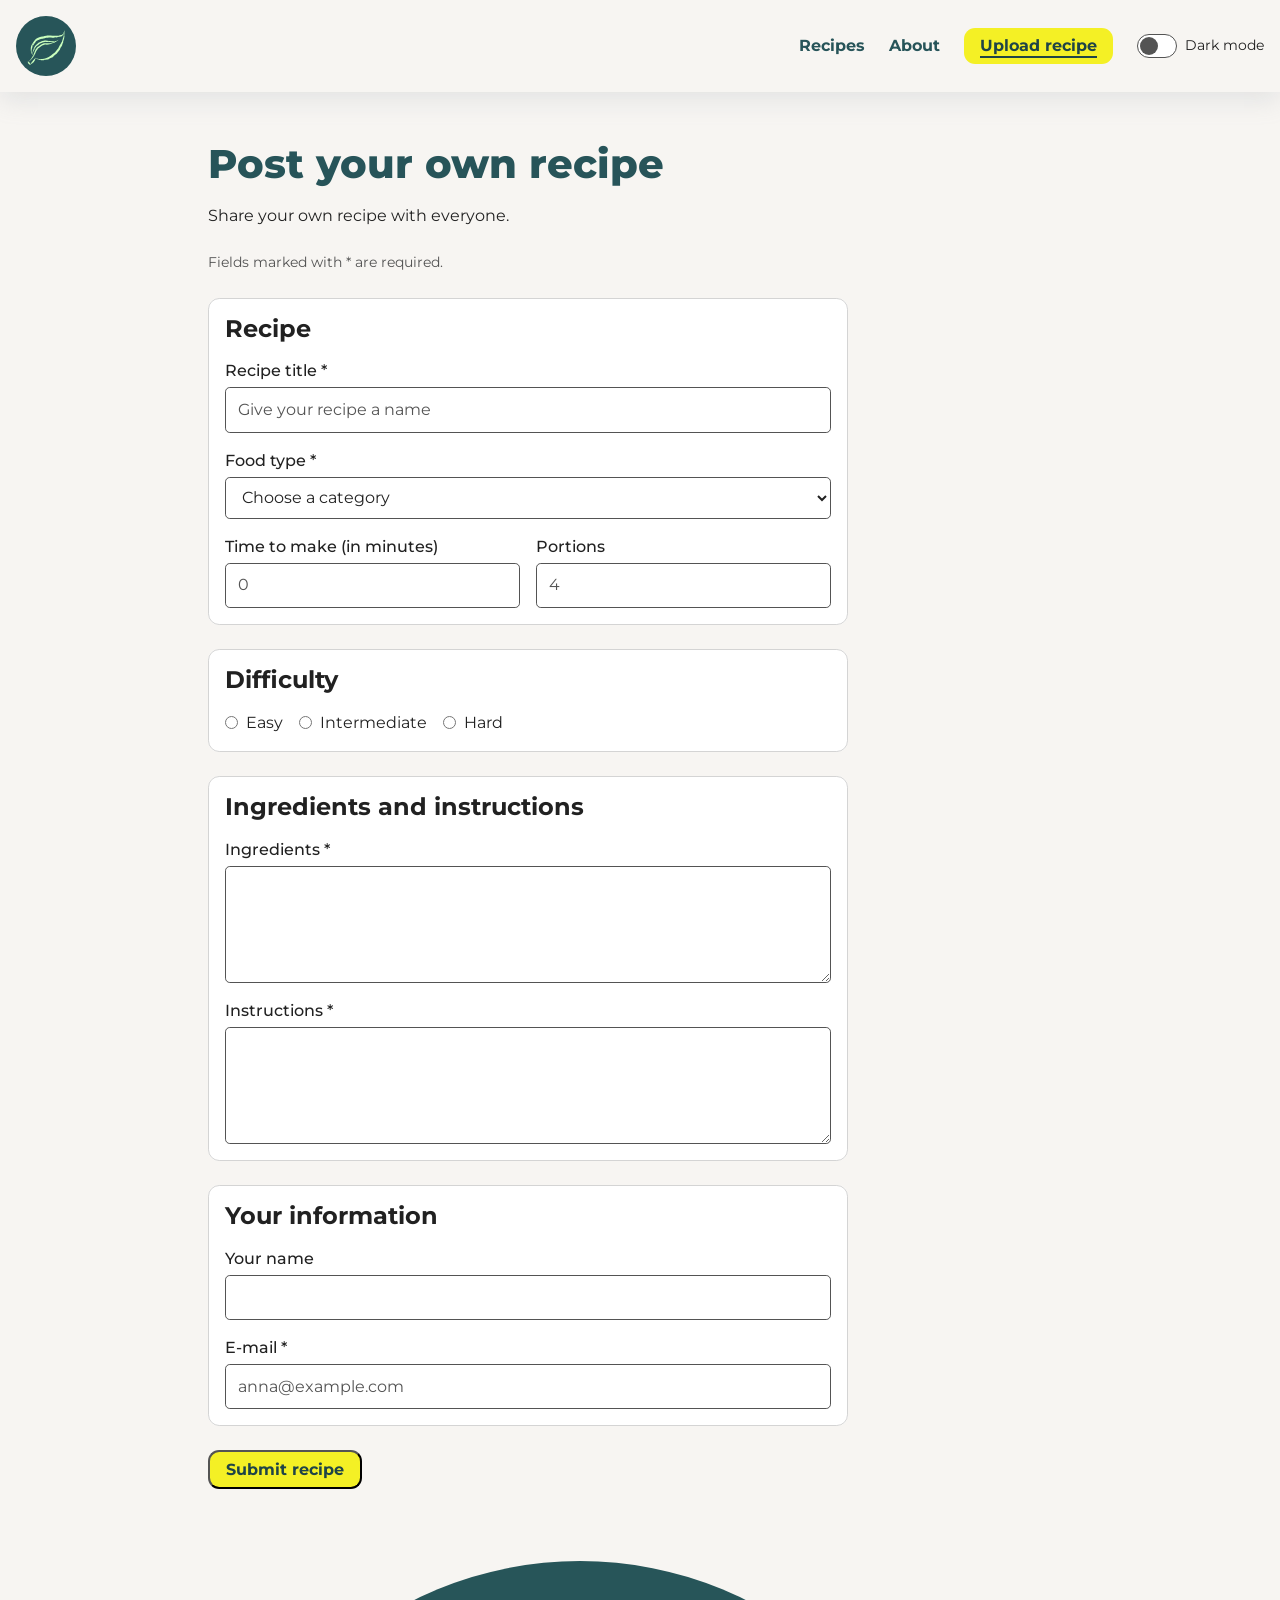
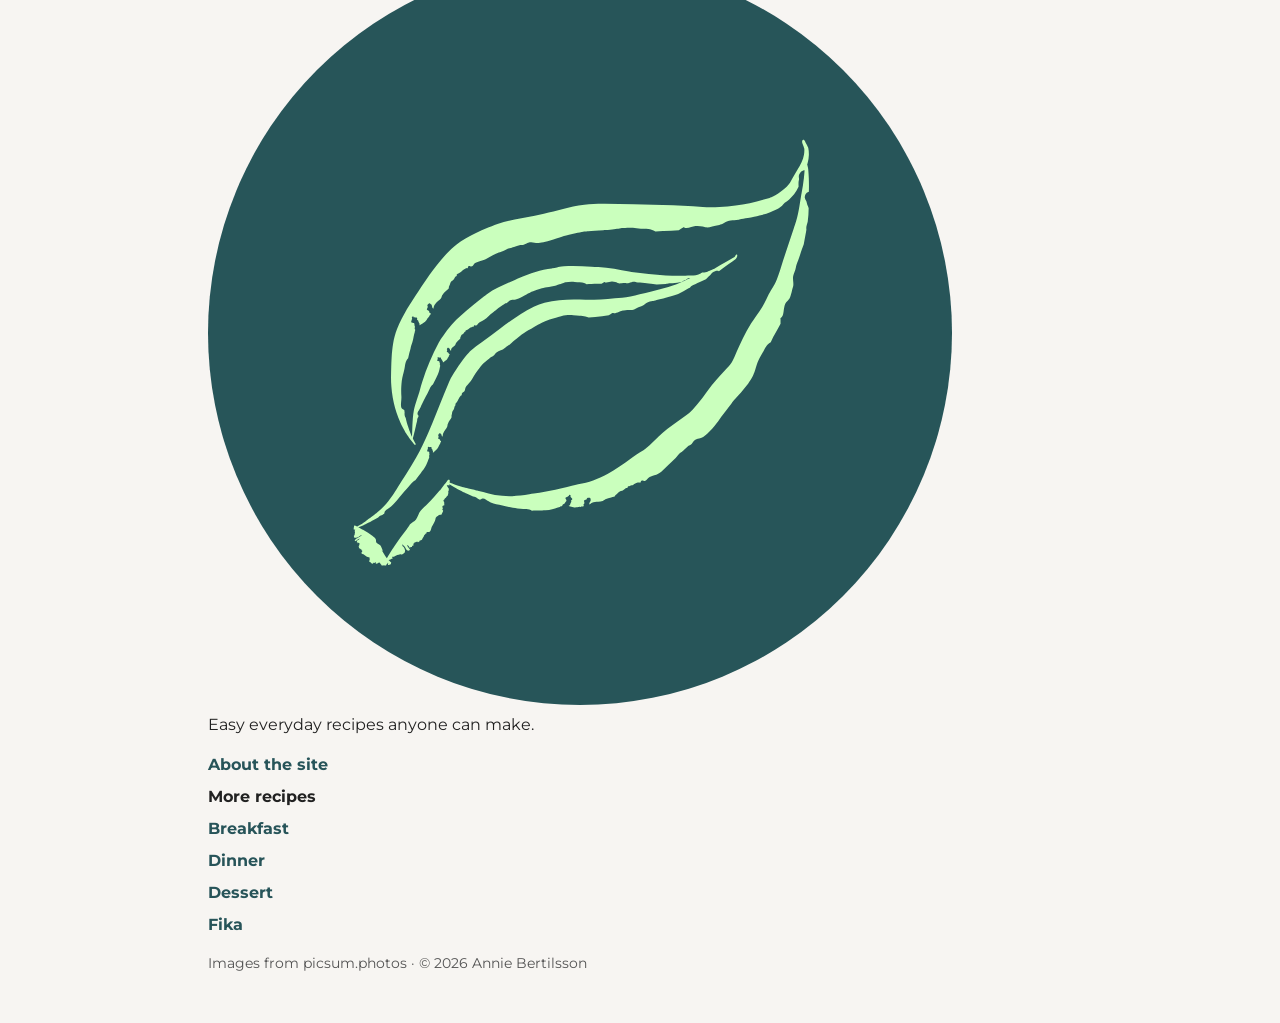
<file: form.html>
<!DOCTYPE html>
<html lang="en">
    <head>
        <meta charset="UTF-8">
        <meta name="viewport" content="width=device-width, initial-scale=1.0">
        <title>Post your own recipe</title>
        <link rel="stylesheet" href="style.css">
        <link rel="preconnect" href="https://fonts.googleapis.com">
        <link rel="preconnect" href="https://fonts.gstatic.com" crossorigin>
        <link href="https://fonts.googleapis.com/css2?family=Montserrat:wght@400..800&display=swap" rel="stylesheet">
    </head>

    <body>
        <a class="skip-link" href="#main">Skip to main content</a>

        <header class="site-header cluster">
            <a class="logo" href="index.html"><img src="logo4.svg" alt="Mama T's, home"></a>
            <nav class="site-nav" aria-label="Main">
                <ul class="site-nav__list cluster" role="list">
                    <li><a class="nav-link" href="index.html">Recipes</a></li>
                    <li><a class="nav-link" href="#">About</a></li>
                    <li><a class="button" data-variant="highlight" href="form.html" aria-current="page">Upload recipe</a></li>
                </ul>
            </nav>
            <label class="theme-toggle">
                <input class="theme-toggle__input" type="checkbox" role="switch">
                Dark mode
            </label>
        </header>

        <main class="wrapper region flow" id="main">
            <h1>Post your own recipe</h1>
            <p>Share your own recipe with everyone.</p>

            <form class="form flow" action="" method="get">
                <p class="text-sm text-muted">Fields marked with * are required.</p>

                <fieldset class="form-group">
                    <legend>Recipe</legend>

                    <div class="field">
                        <label for="recipe-name">Recipe title</label>
                        <input type="text" id="recipe-name" name="recipe-name" placeholder="Give your recipe a name" required>
                    </div>

                    <div class="field">
                        <label for="category">Food type</label>
                        <select id="category" name="category" required>
                            <option value="" selected>Choose a category</option>
                            <option value="italian">Italian</option>
                            <option value="mexican">Mexican</option>
                            <option value="asian">Asian</option>
                            <option value="other">Other</option>
                        </select>
                    </div>

                    <div class="form-row auto-grid">
                        <div class="field">
                            <label for="minutes">Time to make (in minutes)</label>
                            <input type="number" min="0" id="minutes" name="minutes" placeholder="0">
                        </div>
                        <div class="field">
                            <label for="portions">Portions</label>
                            <input type="number" min="1" id="portions" name="portions" placeholder="4">
                        </div>
                    </div>
                </fieldset>

                <fieldset class="form-group" data-layout="row">
                    <legend>Difficulty</legend>
                    <label class="choice"><input type="radio" name="difficulty" value="easy"> Easy</label>
                    <label class="choice"><input type="radio" name="difficulty" value="intermediate"> Intermediate</label>
                    <label class="choice"><input type="radio" name="difficulty" value="hard"> Hard</label>
                </fieldset>

                <fieldset class="form-group">
                    <legend>Ingredients and instructions</legend>

                    <div class="field">
                        <label for="ingredients">Ingredients</label>
                        <textarea id="ingredients" name="ingredients" rows="4" required></textarea>
                    </div>

                    <div class="field">
                        <label for="instructions">Instructions</label>
                        <textarea id="instructions" name="instructions" rows="4" required></textarea>
                    </div>
                </fieldset>

                <fieldset class="form-group">
                    <legend>Your information</legend>

                    <div class="field">
                        <label for="name">Your name</label>
                        <input type="text" id="name" name="name" autocomplete="name">
                    </div>

                    <div class="field">
                        <label for="email">E-mail</label>
                        <input type="email" id="email" name="email" autocomplete="email" placeholder="anna@example.com" required>
                        <p class="field__error">Enter a valid e-mail address, for example anna@example.com</p>
                    </div>
                </fieldset>

                <button class="button" type="submit" data-variant="highlight">Submit recipe</button>
            </form>
        </main>

        <footer class="site-footer wrapper cluster">
            <div class="site-footer__brand flow">
                <a class="logo" href="index.html"><img src="logo4.svg" alt="Mama T's, home"></a>
                <p>Easy everyday recipes anyone can make.</p>
            </div>
            <nav class="site-footer__nav" aria-label="Footer">
                <ul class="flow" role="list">
                    <li><a class="nav-link" href="#">About the site</a></li>
                    <li class="flow">
                        <span class="site-footer__label">More recipes</span>
                        <ul class="flow" role="list">
                            <li><a class="nav-link" href="#">Breakfast</a></li>
                            <li><a class="nav-link" href="#">Dinner</a></li>
                            <li><a class="nav-link" href="#">Dessert</a></li>
                            <li><a class="nav-link" href="#">Fika</a></li>
                        </ul>
                    </li>
                </ul>
            </nav>
            <p class="site-footer__legal text-sm text-muted">Images from picsum.photos · © 2026 Annie Bertilsson</p>
        </footer>
    </body>
</html>
</file>
<file: style.css>
/* ==========================================================================
   Mama T's: design system, organised with CUBE CSS
   Tokens · Reset · Global · Composition · Utilities · Blocks · Exceptions
   ========================================================================== */


/* --------------------------------------------------------------------------
   TOKENS
   All colours are hsl(). Colour tokens use light-dark(<light>, <dark>), so the
   dark palette lives next to the light one. Which one applies is decided by
   color-scheme on :root (see the dark mode switch under EXCEPTIONS).
   -------------------------------------------------------------------------- */
:root {
    color-scheme: light;

    /* color */
    --color-bg:         light-dark(hsl(36 24% 96%),  hsl(200 15% 10%));   /* page backdrop */
    --color-surface:    light-dark(hsl(0 0% 100%),   hsl(200 14% 15%));   /* form cards, inputs */
    --color-text:       light-dark(hsl(0 0% 13%),    hsl(36 20% 93%));
    --color-text-muted: light-dark(hsl(0 0% 33%),    hsl(36 8% 72%));
    --color-border:     light-dark(hsl(0 0% 83%),    hsl(200 10% 28%));
    --color-primary:    light-dark(hsl(185 39% 25%), hsl(185 40% 70%));   /* brand: headings, links */
    --color-on-primary: light-dark(hsl(0 0% 100%),   hsl(200 15% 10%));   /* text on primary */
    --color-secondary:  light-dark(hsl(290 64% 89%), hsl(290 25% 25%));   /* .card fill */
    --color-accent:     hsl(59 90% 55%);                                  /* highlight button, same in both modes */
    --color-on-accent:  hsl(185 39% 20%);                                 /* text on accent */
    --color-error:      light-dark(hsl(0 74% 42%),   hsl(0 90% 75%));
    --color-success:    light-dark(hsl(142 70% 28%), hsl(142 60% 60%));
    --color-focus:      var(--color-primary);
    --color-shadow:     light-dark(hsl(210 10% 60% / 0.2), hsl(0 0% 0% / 0.5));
    --color-scrim:      hsl(185 40% 12% / 0.8);                           /* panel behind text on images */
    --color-on-scrim:   hsl(0 0% 100%);

    /* type */
    --font-body: "Montserrat", system-ui, sans-serif;
    --step--1: 0.9rem;
    --step-0: 1rem;
    --step-1: 1.25rem;
    --step-2: 1.5rem;
    --step-3: clamp(1.75rem, 1.25rem + 2vw, 2.5rem);
    --leading-body: 1.5;
    --leading-heading: 1.2;

    /* space */
    --space-xs: 0.25rem;
    --space-s: 0.5rem;
    --space-m: 1rem;
    --space-l: 1.5rem;
    --space-xl: clamp(2rem, 1.5rem + 2vw, 3rem);

    /* layout */
    --page-width: 60rem;
    --form-width: 40rem;
    --hero-size: 15rem;

    /* corner radius */
    --radius-s: 0.3rem;
    --radius-m: 0.7rem;
    --radius-pill: 100vmax;
}


/* --------------------------------------------------------------------------
   RESET
   Based on: <ADD THE SOURCE URL OF THE RESET YOU BASED THIS ON>
   -------------------------------------------------------------------------- */
*,
*::before,
*::after {
    box-sizing: border-box;
    margin: 0;
    padding: 0;
}

button,
input,
select,
textarea {
    font: inherit;
    color: inherit;
}

img {
    display: block;
    max-inline-size: 100%;
}

fieldset {
    min-inline-size: 0;
    border: 0;
}

ul[role="list"] {
    list-style: none;
}


/* --------------------------------------------------------------------------
   GLOBAL STYLES (elements only, no classes)
   -------------------------------------------------------------------------- */
body {
    display: grid;
    grid-template-rows: auto 1fr auto;
    min-block-size: 100svh;
    background-color: var(--color-bg);
    color: var(--color-text);
    font-family: var(--font-body);
    font-size: var(--step-0);
    line-height: var(--leading-body);
}

h1,
h2,
legend {
    line-height: var(--leading-heading);
}

h1 {
    font-size: var(--step-3);
    font-weight: 800;
    color: var(--color-primary);
}

h2,
legend {
    font-size: var(--step-2);
    font-weight: 700;
}

:focus-visible {
    outline: 3px solid var(--color-focus);
    outline-offset: 3px;
}


/* --------------------------------------------------------------------------
   COMPOSITION (layout primitives, configured with custom properties)
   -------------------------------------------------------------------------- */

/* centred column with fluid side padding */
.wrapper {
    inline-size: 100%;
    max-inline-size: var(--page-width);
    margin-inline: auto;
    padding-inline: clamp(var(--space-m), 5vw, var(--space-xl));
}

/* vertical breathing room around a page section */
.region {
    padding-block: var(--space-xl);
}

/* space between direct children, not above the first or below the last */
.flow > * + * {
    margin-block-start: var(--flow-space, var(--space-m));
}

/* row of items that wraps when there is no room */
.cluster {
    display: flex;
    flex-wrap: wrap;
    align-items: center;
    justify-content: var(--cluster-justify, space-between);
    gap: var(--cluster-gap, var(--space-m));
}

/* equal columns; the number of columns follows the available width */
.auto-grid {
    display: grid;
    grid-template-columns: repeat(auto-fit, minmax(min(var(--auto-grid-min, 15rem), 100%), 1fr));
    gap: var(--auto-grid-gap, var(--space-m));
}


/* --------------------------------------------------------------------------
   UTILITIES (one job each)
   -------------------------------------------------------------------------- */
.text-sm {
    font-size: var(--step--1);
}

.text-muted {
    color: var(--color-text-muted);
}


/* --------------------------------------------------------------------------
   BLOCKS (components)
   -------------------------------------------------------------------------- */

/* skip link: hidden until it gets keyboard focus */
.skip-link {
    position: absolute;
    inset-block-start: var(--space-s);
    inset-inline-start: var(--space-s);
    padding: var(--space-s) var(--space-m);
    border-radius: var(--radius-s);
    background-color: var(--color-surface);
    color: var(--color-text);
    translate: 0 -200%;
}

.skip-link:focus {
    translate: 0 0;
}

/* site header */
.site-header {
    --cluster-justify: flex-start;
    --cluster-gap: var(--space-l);
    padding: var(--space-m);
    background-color: var(--color-bg);
    box-shadow: 0 0.5rem 1.5rem var(--color-shadow);
}

.logo {
    flex-shrink: 0;
    inline-size: 3.75rem;
}

.site-nav {
    margin-inline-start: auto;
}

.site-nav__list {
    --cluster-justify: flex-start;
    --cluster-gap: var(--space-l);
}

.nav-link {
    color: var(--color-primary);
    font-weight: 700;
    text-decoration: none;
}

.nav-link:hover {
    text-decoration: underline;
    text-underline-offset: 0.3em;
}

/* dark mode switch (a checkbox with role="switch") */
.theme-toggle {
    display: flex;
    align-items: center;
    gap: var(--space-s);
    font-size: var(--step--1);
    cursor: pointer;
}

.theme-toggle__input {
    appearance: none;
    flex-shrink: 0;
    inline-size: 2.5rem;
    block-size: 1.5rem;
    padding: 0.125rem;
    border: 1px solid var(--color-text-muted);
    border-radius: var(--radius-pill);
    background-color: var(--color-surface);
    cursor: pointer;
}

.theme-toggle__input::before {
    content: "";
    display: block;
    inline-size: 1.125rem;
    block-size: 1.125rem;
    border-radius: 50%;
    background-color: var(--color-text-muted);
}

.theme-toggle__input:checked {
    background-color: var(--color-primary);
}

.theme-toggle__input:checked::before {
    translate: 1rem 0;
    background-color: var(--color-surface);
}

/* site footer (also a .wrapper and a .cluster) */
.site-footer {
    align-items: flex-start;
    padding-block: var(--space-l) var(--space-xl);
    --flow-space: var(--space-s);
}

.site-footer__label {
    font-weight: 700;
}

.site-footer__legal {
    flex-basis: 100%;
}

/* button (works on <button> and <a>) */
.button {
    display: inline-block;
    padding: 0.5em 1em;
    border-radius: var(--radius-m);
    background-color: var(--button-bg, var(--color-primary));
    color: var(--button-color, var(--color-on-primary));
    font-weight: 700;
    line-height: 1.2;
    text-align: center;
    text-decoration: none;
    white-space: nowrap;
    cursor: pointer;
}

.button:hover {
    filter: brightness(0.92);
}

/* card */
.card {
    padding: var(--space-m);
    border-radius: var(--radius-m);
    background-color: var(--color-secondary);
}

/* start page: spacing between hero, categories and cards */
.home {
    --flow-space: var(--space-l);
}

/* hero: image and text share one grid cell, so the text sits on top of the image */
.hero {
    display: grid;
    overflow: hidden;
    border-radius: var(--radius-m);
}

.hero > * {
    grid-area: 1 / 1;
}

.hero__image {
    inline-size: 100%;
    block-size: 100%;
    aspect-ratio: 16 / 7;
    object-fit: cover;
}

.hero__content {
    align-self: end;
    padding: var(--space-l);
    background-color: var(--color-scrim);
    color: var(--color-on-scrim);
}

.hero__content h1 {
    color: inherit;
}

.hero__content p {
    max-inline-size: 45ch;
}

/* category links */
.categories {
    --cluster-justify: flex-start;
    --cluster-gap: var(--space-s);
}

.tag {
    display: inline-block;
    padding: var(--space-xs) var(--space-m);
    border: 1px solid var(--color-primary);
    border-radius: var(--radius-pill);
    color: var(--color-primary);
    font-weight: 600;
    text-decoration: none;
}

.tag:hover {
    background-color: var(--color-primary);
    color: var(--color-on-primary);
}

/* recipe cards: the whole card is clickable through the title link */
.recipe-list {
    --auto-grid-min: 14rem;
    --auto-grid-gap: var(--space-l);
}

.recipe-card {
    position: relative;
    overflow: hidden;
    border: 1px solid var(--color-border);
    border-radius: var(--radius-m);
    background-color: var(--color-surface);
}

.recipe-card__image {
    inline-size: 100%;
    aspect-ratio: 3 / 2;
    object-fit: cover;
}

.recipe-card__body {
    --flow-space: var(--space-xs);
    padding: var(--space-m);
}

.recipe-card__title {
    font-size: var(--step-1);
}

.recipe-card__link {
    color: inherit;
    text-decoration: none;
}

.recipe-card__link::after {
    content: "";
    position: absolute;
    inset: 0;
}

.recipe-card__link:focus-visible {
    outline: none;
}

.recipe-card:has(:focus-visible) {
    outline: 3px solid var(--color-focus);
    outline-offset: 3px;
}

.recipe-card:hover {
    border-color: var(--color-primary);
}

.recipe-card:hover .recipe-card__link {
    text-decoration: underline;
    text-underline-offset: 0.2em;
}

/* recipe page: a named-area grid. Elements are placed with grid-area. */
.recipe {
    display: grid;
    grid-template-columns: 1fr 1fr var(--hero-size);
    grid-template-areas:
        "intro       intro  hero"
        "ingredients method method"
        "gallery     gallery gallery";
    gap: var(--space-xl);
    align-items: start;
}

@media (max-width: 56em) {
    .recipe {
        grid-template-columns: 1fr;
        grid-template-areas:
            "hero"
            "intro"
            "ingredients"
            "method"
            "gallery";
    }
}

.recipe__hero {
    grid-area: hero;
    justify-self: center;
    inline-size: 100%;
    max-inline-size: var(--hero-size);
    aspect-ratio: 1;
    border-radius: 50%;
    object-fit: cover;
}

.recipe__intro {
    grid-area: intro;
}

.recipe__ingredients {
    grid-area: ingredients;
}

.recipe__method {
    grid-area: method;
}

.recipe__gallery {
    grid-area: gallery;
}

/* recipe facts (portions, time, difficulty) */
.facts {
    --auto-grid-min: 8rem;
    text-align: center;
}

.facts dt::after {
    content: ":";
}

/* ingredient checklist */
.checklist label {
    display: flex;
    gap: var(--space-s);
    padding-block: var(--space-xs);
}

.checklist input {
    flex-shrink: 0;
    inline-size: 1.25rem;
    block-size: 1.25rem;
    accent-color: var(--color-primary);
}

.checklist li:has(:checked) {
    color: var(--color-text-muted);
    text-decoration: line-through;
}

.checklist label:hover {
    color: var(--color-primary);
}

/* numbered steps */
.steps {
    padding-inline-start: var(--space-l);
}

/* serving suggestions */
.gallery {
    --auto-grid-gap: var(--space-l);
}

.gallery img {
    inline-size: 100%;
    aspect-ratio: 5 / 4;
    object-fit: cover;
}

/* form */
.form {
    --flow-space: var(--space-l);
    max-inline-size: var(--form-width);
}

.form-group {
    display: grid;
    gap: var(--space-m);
    padding: var(--space-m);
    border: 1px solid var(--color-border);
    border-radius: var(--radius-m);
    background-color: var(--color-surface);
}

/* floating the legend takes it off the border line, so it sits inside the card */
.form-group legend {
    float: left;
    inline-size: 100%;
}

.form-row {
    --auto-grid-min: 10rem;
}

.field {
    display: grid;
    gap: var(--space-xs);
}

.field label {
    font-weight: 500;
}

/* "*" after the label of a required field; the empty alt text keeps screen readers quiet */
.field:has(:required) > label::after {
    content: " *";
    content: " *" / "";
}

.field :is(input, select, textarea) {
    inline-size: 100%;
    padding: 0.6em 0.75em;
    border: 1px solid var(--color-text-muted);
    border-radius: var(--radius-s);
    background-color: var(--color-surface);
}

.field textarea {
    resize: vertical;
}

.field ::placeholder {
    color: var(--color-text-muted);
    opacity: 1;
}

.field :is(input, select, textarea):user-invalid {
    border-color: var(--color-error);
    box-shadow: 0 0 0 1px var(--color-error);
}

.field :is(input, select, textarea):user-valid {
    border-color: var(--color-success);
    box-shadow: 0 0 0 1px var(--color-success);
}

.field__error {
    display: none;
    color: var(--color-error);
    font-size: var(--step--1);
}

.field__error::before {
    content: "✗ ";
    content: "✗ " / "";
}

.field:has(:user-invalid) .field__error {
    display: block;
}

/* radio button + label */
.choice {
    display: flex;
    align-items: center;
    gap: var(--space-s);
}


/* --------------------------------------------------------------------------
   EXCEPTIONS (state and variation, always via attributes)
   -------------------------------------------------------------------------- */

/* dark mode: switching color-scheme flips every light-dark() token */
:root:has(.theme-toggle__input:checked) {
    color-scheme: dark;
}

/* highlighted button variant */
[data-variant="highlight"] {
    --button-bg: var(--color-accent);
    --button-color: var(--color-on-accent);
}

/* a form group whose controls sit in one row (radio buttons) */
.form-group[data-layout="row"] {
    display: flex;
    flex-wrap: wrap;
}

/* the page you are on */
[aria-current="page"] {
    text-decoration: underline;
    text-decoration-thickness: 0.15em;
    text-underline-offset: 0.3em;
}
</file>
